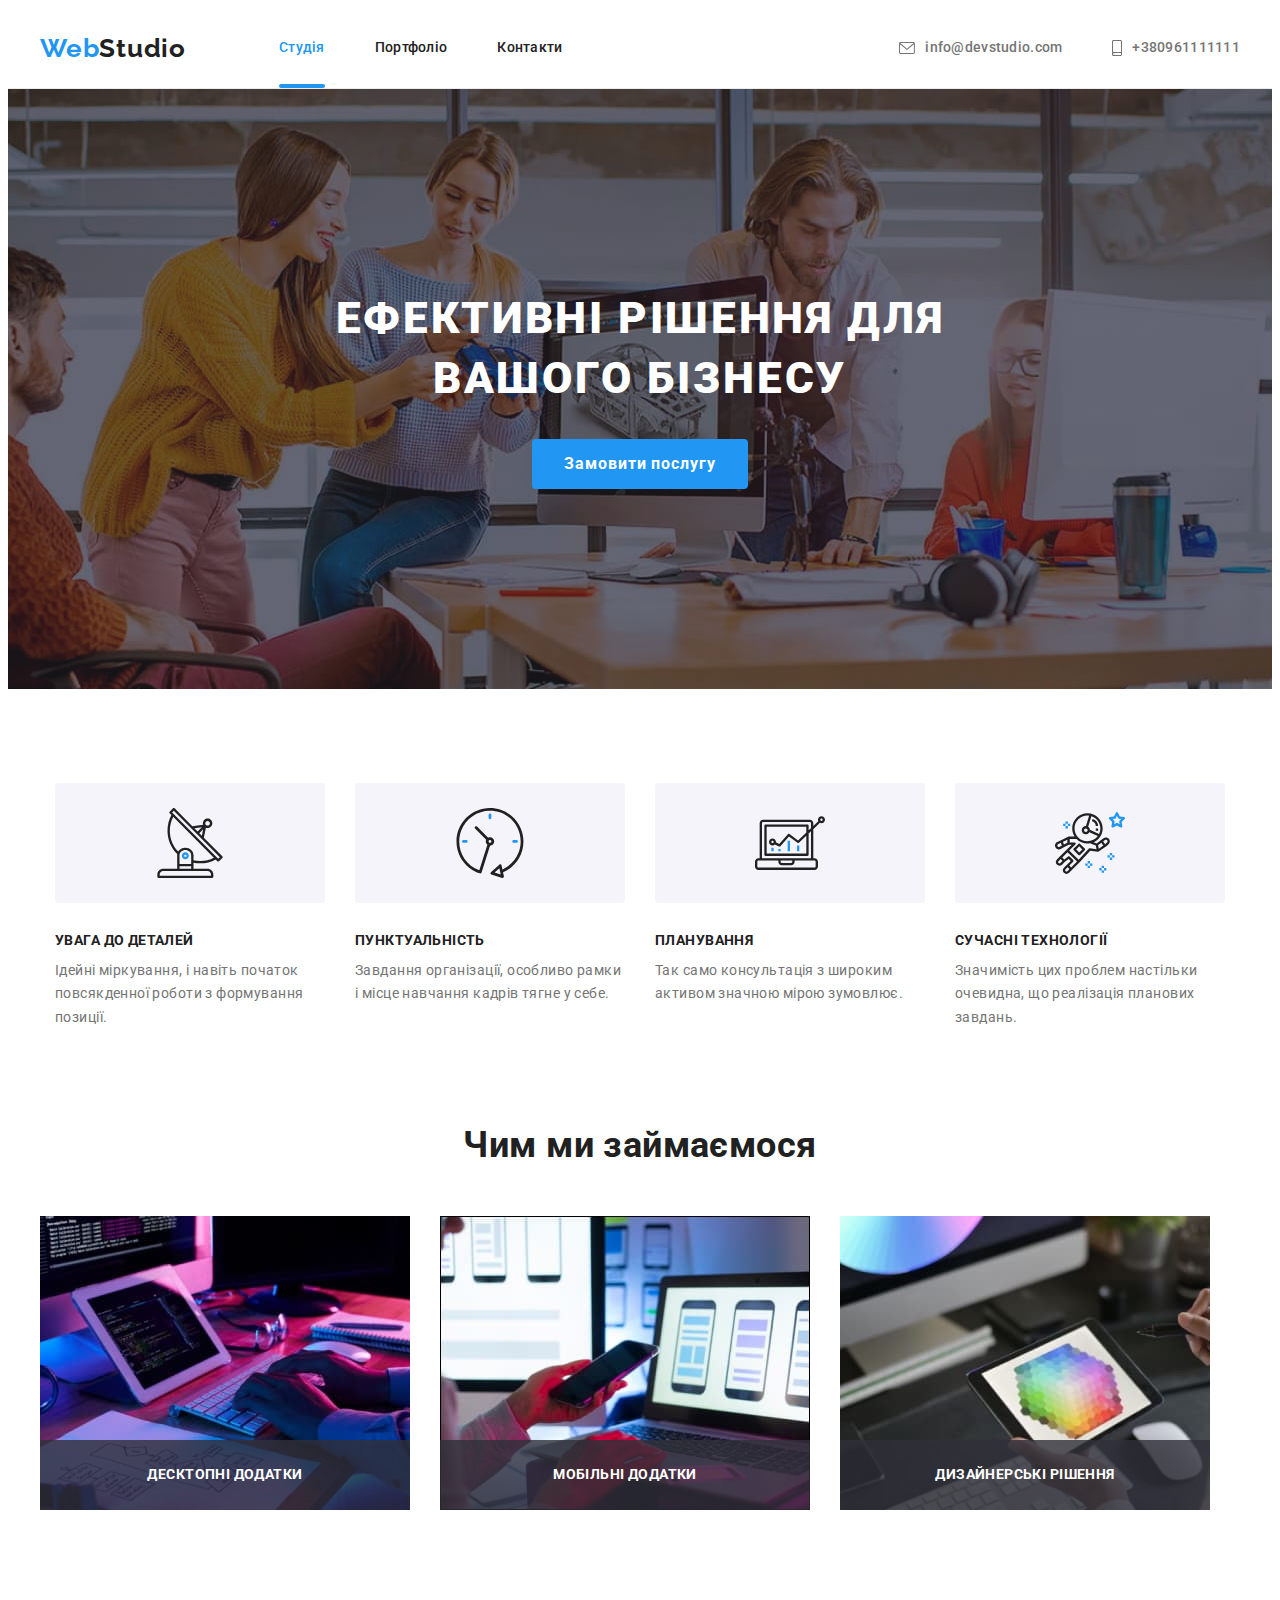
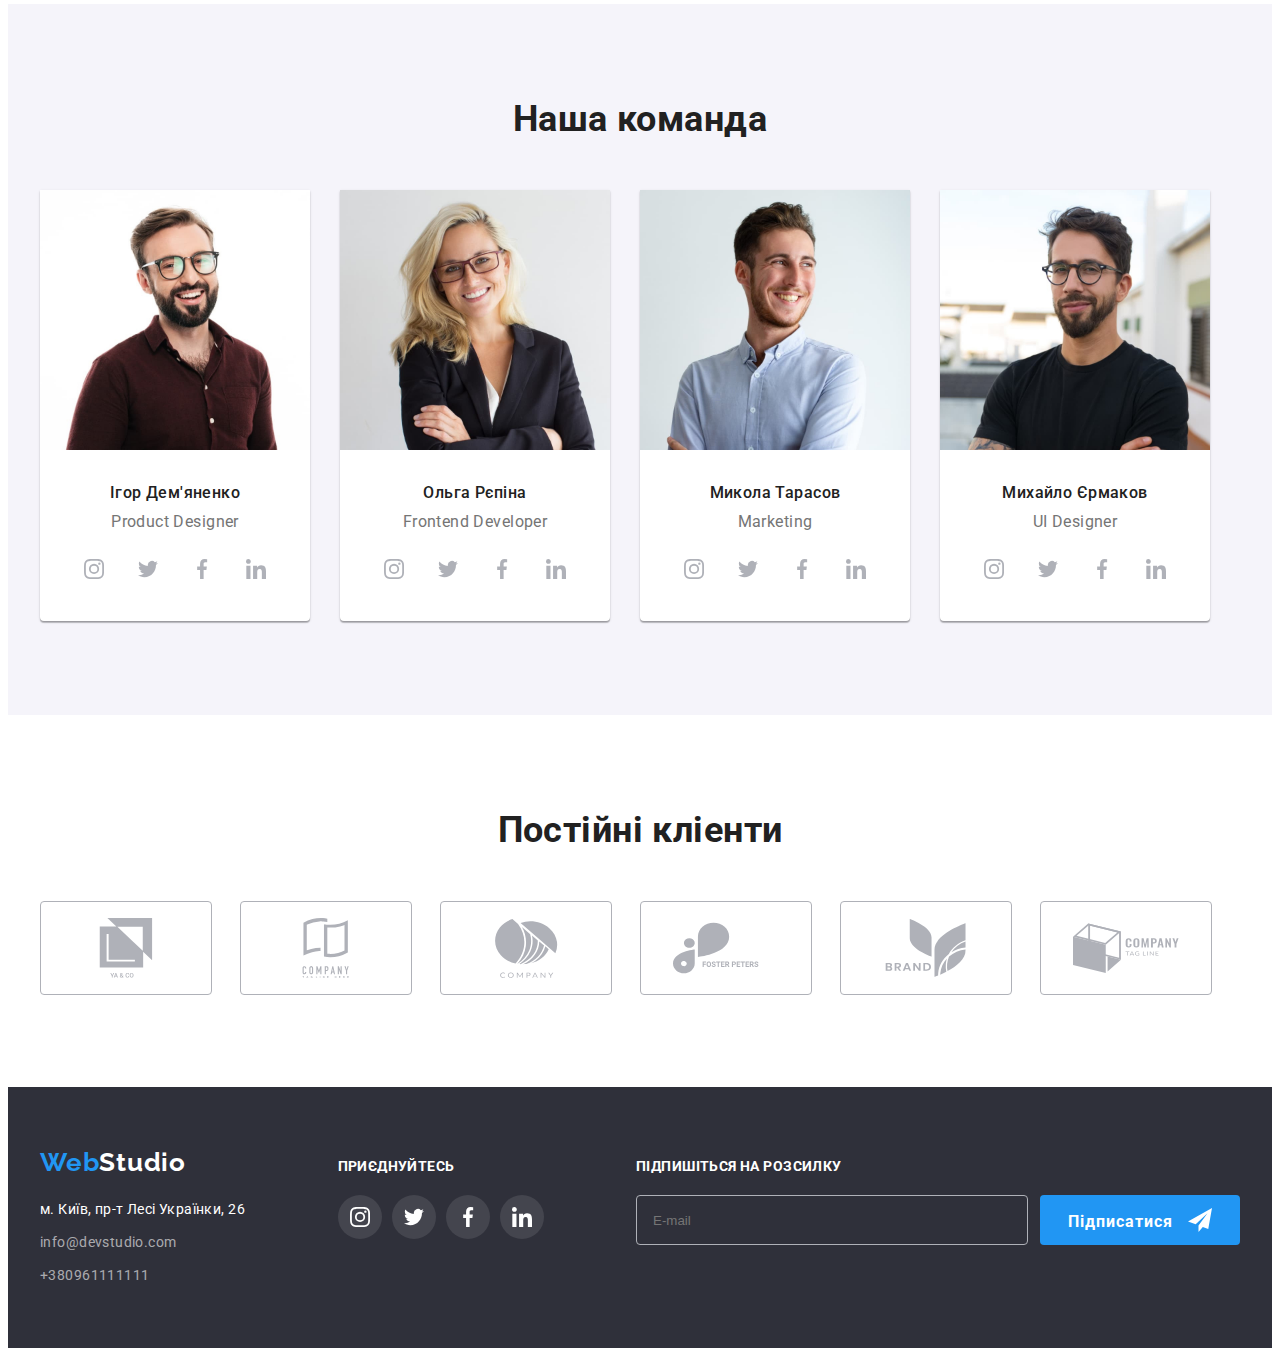
<file: index.html>
<!DOCTYPE html>
<html lang="uk">

<head>
    <meta charset="UTF-8">
    <meta name="viewport" content="width=device-width, initial-scale=1.0">
    <title>Document</title>
    <link
        href="https://fonts.googleapis.com/css2?family=Raleway:wght@700&family=Roboto:wght@400;500;700;900&display=swap"
        rel="stylesheet" />
    <link rel="stylesheet" href="https://cdnjs.cloudflare.com/ajax/libs/modern-normalize/1.1.0/modern-normalize.min.css"
        integrity="sha512-wpPYUAdjBVSE4KJnH1VR1HeZfpl1ub8YT/NKx4PuQ5NmX2tKuGu6U/JRp5y+Y8XG2tV+wKQpNHVUX03MfMFn9Q=="
        crossorigin="anonymous" referrerpolicy="no-referrer" />
    <link rel="stylesheet" href="./css/styles.css" />
</head>

<body class="page">
    <!--Шапка сайта-->
    <header class="page-header">
        <div class="container contact-container">
            <nav class="main-nav">
                <a href="./index.html" class="logo"><span>Web</span><span class="studio">Studio</span></a>
                <ul class="nav-link list">
                    <li class="item"><a href="Студія" class="menu-link link current">Студія</a></li>
                    <li class="item"><a href="./portfolio.html" class="menu-link link">Портфоліо</a></li>
                    <li class="item"><a href="Контакти" class="menu-link link">Контакти</a></li>
                </ul>
            </nav>
                <ul class="contact-link list">
                    <li class="contact-list item">
                        <a href="mailto:info@devstudio.com" class="link">
                            <svg class="icon-header" width="16" height="12">
                                <use href="./images/icons.svg#icon-mail"></use>
                            </svg>
                            info@devstudio.com</a>
                    </li>
                    <li class="contact-list item">
                        <a href="tel:+380961111111" class="link">
                            <svg class="icon-header" width="10" height="16">
                                <use href="./images/icons.svg#icon-phone"></use>
                            </svg>
                            +380961111111</a>
                    </li>
                </ul>
        </div>
    </header>
    <main>
        <!--Герой-->
        <section class="section hero">
            <div class="hero-main">
                <h1 class="hero-title">Ефективні рішення для вашого бізнесу</h1>
                <button type="button" class="button-primary" data-modal-open>Замовити послугу</button>
            </div>
        </section>

        <!--Особливості-->

        <section class="section section-peculiarities">
            <div class="container">
                <h2 class="visually-hidden">Переваги</h2>
                
                <ul class="peculiarities">
                    <li class="peculiarities-list item">
                        <div class="icons-title">
                            <svg class="icon" width="70" height="70">
                                <use href="./images/symbol-defs.svg#icon-antenna"></use>
                            </svg>
                        </div>
                        <h3 class="peculiarities-title">УВАГА ДО ДЕТАЛЕЙ</h3>
                        <p class="peculiarities-text">
                            Ідейні міркування, і навіть початок повсякденної роботи з формування позиції.
                        </p>
                    </li>
                    <li class="peculiarities-list item">
                        <div class="icons-title">
                        <svg class="icon" width="70" height="70">
                            <use href="./images/symbol-defs.svg#icon-clock"></use>
                        </svg>
                        </div>
                    <h3 class="peculiarities-title">ПУНКТУАЛЬНІСТЬ</h3>
                    <p class="peculiarities-text">
                        Завдання організації, особливо рамки і місце навчання кадрів тягне у себе.
                    </p>
                    </li>
                    <li class="peculiarities-list item">
                        <div class="icons-title">
                        <svg class="icon" width="70" height="70">
                            <use href="./images/symbol-defs.svg#icon-diagram"></use>
                        </svg>
                        </div>
                    <h3 class="peculiarities-title">ПЛАНУВАННЯ</h3>
                    <p class="peculiarities-text">
                        Так само консультація з широким активом значною мірою зумовлює.
                    </p>
                    </li>
                    <li class="peculiarities-list item">
                        <div class="icons-title">
                        <svg class="icon" width="70" height="70">
                            <use href="./images/symbol-defs.svg#icon-astronaut"></use>
                        </svg>
                        </div>
                    <h3 class="peculiarities-title">СУЧАСНІ ТЕХНОЛОГІЇ</h3>
                    <p class="peculiarities-text">
                        Значимість цих проблем настільки очевидна, що реалізація планових завдань.
                    </p>
                    </li>
                </ul>
            </div>
        </section>
        
        <!--Чим ми займаємося-->
        <section class="section">
    <div class="container">
        <h2 class="section-title">Чим ми займаємося</h2>
        <ul class="container-work list">
            <li class="item">
            <div class="description-item">  
                <div class="description">
                <img class="image-work" src="./images/box1.jpg" alt="руки на клавіатурі перед планшетом" width="370" />
                </div>
                <div class="description-title">
                <p class="description-list">Десктопні додатки</p>
                </div>
            </div>
            </li>
            <li class="item">
                <div class="description-item">
                    <div class="description">
                        <img class="image-work" src="./images/img1.jpg" alt="планшет в руках" width="370" />
                    </div>
                    <div class="description-title">
                        <p class="description-list">Мобільні додатки</p>
                    </div>
                </div>
            </li>
            <li class="item">
                <div class="description-item">
                    <div class="description">
                        <img class="image-work" src="./images/box3.jpg" alt="телефон в руці" width="370" />
                    </div>
                    <div class="description-title">
                        <p class="description-list">Дизайнерські рішення</p>
                    </div>
                </div>
            </li>
        </ul>
    </div>
    </section>

        <!--Наша команда-->
        <section class="section team">
            <div class="container">
                <h2 class="section-title">Наша команда</h2> 
                <ul class="team-list list">
                    <li class="team-container item">
                        <img src="./images/img4.jpg" alt="фото чоловіка" width="270" />
                    <div class="team-comand">
                        <h3 class="team-name">Ігор Дем'яненко</h3>
                        <p class="team-position">Product Designer</p>
                    <ul class="social-list">
                        <li>
                        <a class="social-item" href="">
                            <svg class="icon" width="20" height="20">
                                <use href="./images/icons.svg#icon-instagram"></use>
                            </svg>
                        </a>
                        </li>
                        <li>
                        <a class="social-item" href="">
                            <svg class="icon" width="20" height="20">
                                <use href="./images/icons.svg#icon-twitter"></use>
                            </svg>
                        </a>
                        </li>
                        <li>
                        <a class="social-item" href="">
                            <svg class="icon" width="20" height="20">
                                <use href="./images/icons.svg#icon-facebook"></use>
                            </svg>
                        </a>
                        </li>
                        <li>
                        <a class="social-item" href="">
                            <svg class="icon" width="20" height="20">
                                <use href="./images/icons.svg#icon-linkedin"></use>
                            </svg>
                        </a>
                        </li>
                    </ul>
                    </div>
                    </li>
                    <li class="team-container item">
                        <img src="./images/img2.jpg" alt="фото жінки" width="270" />
                    <div class="team-comand">
                        <h3 class="team-name">Ольга Рєпіна </h3>
                        <p class="team-position">Frontend Developer</p>
                    <ul class="social-list">
                        <li>
                            <a class="social-item" href="">
                                <svg class="icon" width="20" height="20">
                                    <use href="./images/icons.svg#icon-instagram"></use>
                                </svg>
                            </a>
                        </li>
                        <li class="social-item">
                            <a class="social-item" href="">
                                <svg class="icon" width="20" height="20">
                                    <use href="./images/icons.svg#icon-twitter"></use>
                                </svg>
                            </a>
                        </li>
                        <li class="social-item">
                            <a class="social-item" href="">
                                <svg class="icon" width="20" height="20">
                                    <use href="./images/icons.svg#icon-facebook"></use>
                                </svg>
                            </a>
                        </li>
                        <li>
                            <a class="social-item" href="">
                                <svg class="icon" width="20" height="20">
                                    <use href="./images/icons.svg#icon-linkedin"></use>
                                </svg>
                            </a>
                        </li>
                    </ul>
                    </div>
                    </li>
                    <li class="team-container item">
                        <img src="./images/img5.jpg" alt="фото чоловіка" width="270" />
                    <div class="team-comand">
                        <h3 class="team-name">Микола Тарасов </h3>
                        <p class="team-position">Marketing</p>
                    <ul class="social-list">
                        <li>
                            <a class="social-item" href="">
                                <svg class="icon" width="20" height="20">
                                    <use href="./images/icons.svg#icon-instagram"></use>
                                </svg>
                            </a>
                        </li>
                        <li>
                            <a class="social-item" href="">
                                <svg class="icon" width="20" height="20">
                                    <use href="./images/icons.svg#icon-twitter"></use>
                                </svg>
                            </a>
                        </li>
                        <li>
                            <a class="social-item" href="">
                                <svg class="icon" width="20" height="20">
                                    <use href="./images/icons.svg#icon-facebook"></use>
                                </svg>
                            </a>
                        </li>
                        <li>
                            <a class="social-item" href="">
                                <svg class="icon" width="20" height="20">
                                    <use href="./images/icons.svg#icon-linkedin"></use>
                                </svg>
                            </a>
                        </li>
                    </ul>
                    </div>
                    </li>
                    <li class="team-container item">
                        <img src="./images/img3.jpg" alt="фото чоловіка" width="270" />
                    <div class="team-comand">
                        <h3 class="team-name">Михайло Єрмаков </h3>
                        <p class="team-position">UI Designer</p>
                    <ul class="social-list">
                        <li>
                            <a class="social-item" href="">
                                <svg class="icon" width="20" height="20">
                                    <use href="./images/icons.svg#icon-instagram"></use>
                                </svg>
                            </a>
                        </li>
                        <li>
                            <a class="social-item" href="">
                                <svg class="icon" width="20" height="20">
                                    <use href="./images/icons.svg#icon-twitter"></use>
                                </svg>
                            </a>
                        </li>
                        <li>
                            <a class="social-item" href="">
                                <svg class="icon" width="20" height="20">
                                    <use href="./images/icons.svg#icon-facebook"></use>
                                </svg>
                            </a>
                        </li>
                        <li>
                            <a class="social-item" href="">
                                <svg class="icon" width="20" height="20">
                                    <use href="./images/icons.svg#icon-linkedin"></use>
                                </svg>
                            </a>
                        </li>
                    </ul>
                    </div>
                    </li>
                </ul>
            </div>
        </section>
        <!--Постійні кліенти-->
        <section class="section">
            <div class="container">
                <h2 class="section-title">Постійні кліенти</h2>
                <ul class="clients">
                    <li class="clients-list item">
                        <a class="clients-link" href="">
                            <svg class="icon" width="106" height="60">
                                <use href="./images/icons.svg#icon-logo1"></use>
                            </svg>
                        </a>
                    </li>
                    <li class="clients-list item">
                        <a class="clients-link" href="">
                            <svg class="icon" width="106" height="60">
                                <use href="./images/icons.svg#icon-logo2"></use>
                            </svg>
                        </a>
                    </li>
                    <li class="clients-list item">
                        <a class="clients-link" href="">
                            <svg class="icon" width="106" height="60">
                                <use href="./images/icons.svg#icon-logo3"></use>
                            </svg>
                        </a>
                    </li>
                    <li class="clients-list item">
                        <a class="clients-link" href="">
                            <svg class="icon" width="106" height="60">
                                <use href="./images/icons.svg#icon-logo4"></use>
                            </svg>
                        </a>
                    </li>
                    <li class="clients-list item">
                        <a class="clients-link" href="">
                            <svg class="icon" width="106" height="60">
                                <use href="./images/icons.svg#icon-logo5"></use>
                            </svg>
                        </a>
                    </li>
                    <li class="clients-list item">
                        <a class="clients-link" href="">
                            <svg class="icon" width="106" height="60">
                                <use href="./images/icons.svg#icon-logo6"></use>
                            </svg>
                        </a>
                    </li>
                </ul>
            </div>
        </section>
    </main>
    <!--Футер-->
    <footer class="footer">
        <div class="container">
            <div class="container-content">
            <a href="./index.html" class="logo logo-title"><span>Web</span><span class="tipo">Studio</span></a>
            <address class="address">
                <ul class="address-list">
                    <li><a href="https://www.google.com.ua/maps/place/%D0%B1%D1%83%D0%BB.+%D0%9B%D0%B5%D1%81%D0%B8+%D0%A3%D0%BA%D1%80%D0%B0%D0%B8%D0%BD%D0%BA%D0%B8,+26,+%D0%9A%D0%B8%D0%B5%D0%B2,+02000/@50.4265807,30.5383858,17z/data=!3m1!4b1!4m5!3m4!1s0x40d4cf0e033ecbe9:0x57a4dffefec77da0!8m2!3d50.4265807!4d30.5383858?hl=ru"
                            target="_blank" rel="noopener noreferrer" class="address-city"> м. Київ, пр-т Лесі Українки,
                            26</a></li>
                    <li class="top-list">
                        <a href="mailto:info@devstudio.com" class="address-mail">info@devstudio.com</a>
                    </li>
                    <li class="top-list">
                        <a href="tel:+380961111111" class="address-tel">+380961111111</a>
                    </li>
                </ul>
            </address>
            </div>
            <div class="social-container-wrapper">
                <h2 class="social-title">приєднуйтесь</h2>
                <ul class="social-main-list">
                    <li class="social-top-icon">
                        <a href="" class="social-link link">
                            <svg class="icon-social" width="20" height="20">
                                <use href="./images/icons.svg#icon-instagram"></use>
                            </svg>
                        </a>
                    </li>
                    <li class="social-top-icon">
                        <a href="" class="social-link link">
                            <svg class="icon-social" width="20" height="20">
                                <use href="./images/icons.svg#icon-twitter"></use>
                            </svg>
                        </a>
                    </li>
                    <li class="social-top-icon">
                        <a href="" class="social-link link">
                            <svg class="icon-social" width="20" height="20">
                                <use href="./images/icons.svg#icon-facebook"></use>
                            </svg>
                        </a>
                    </li>
                    <li class="social-top-icon">
                        <a href="" class="social-link link">
                            <svg class="icon-social" width="20" height="20">
                                <use href="./images/icons.svg#icon-linkedin"></use>
                            </svg>
                        </a>
                    </li>
                </ul>
            </div>
            <form>
            <div class="subscription">
                <h2 class="social-title">Підпишіться на розсилку</h2>
                <label class="subscription-list">
                <input type="email" name="email" placeholder="E-mail">
                <button class="btn-subscription" type="submit">Підписатися</button>
                    <span class="btn-icon">
                        <svg class="icon-subscription" width="24" height="24">
                            <use href="./images/symbol-defs.svg#icon-fly"></use>
                        </svg>
                    </span>
                </label>
            </div>
            </form>
        </div>
    </footer>
    
    <div class="backdrop is-hidden" data-modal>
        <div class="modal">
            <button type="button" class="button-close" data-modal-close>
                <svg class="icon-btn-close" width="18" height="18">
                    <use href="./images/symbol-defs.svg#icon-close-black"></use>
                </svg>
            </button>
            <h2 class="modal-title">Залиште свої дані, ми вам передзвонимо</h2>
            <form class="form">
                <label class="form-field">
                    <span class="form-label">Ім'я</span>
                    <input type="text" name="text">
                    <span class="icon-contact">
                        <svg class="icon-modal" width="18" height="18">
                            <use href="./images/symbol-defs.svg#icon-person-1"></use>
                        </svg>
                    </span>
                </label>
                <label class="form-field">
                    <span class="form-label">Телефон</span>
                    <input type="tel" name="tel">
                    <span class="icon-contact">
                        <svg class="icon-modal" width="18" height="18">
                            <use href="./images/symbol-defs.svg#icon-phone-1"></use>
                        </svg>
                    </span>
                </label>
                <label class="form-field">
                    <span class="form-label">Пошта</span>
                    <input type="email" name="email">
                    <span class="icon-contact">
                        <svg class="icon-modal" width="18" height="18">
                            <use href="./images/symbol-defs.svg#icon-email-1"></use>
                        </svg>
                    </span>
                </label>
                <label class="form-field form-field-textaria">
                    <span class="form-label">Коментар</span>
                    <textarea
                    class="comment-text"
                    name="comment"
                    rows="8"
                    placeholder="Введіть текст"
                    ></textarea>
                </label>
                <label class="form-checkbox">
                    <input class="checkbox" type="checkbox" name="coordination">
                    <span class="icon-checkbox"></span>
                    Погоджуюся з розсилкою та приймаю 
                    <a href="" class="condition">Умови договору</a>
                </label>
                   
                <button class="btn-modal" type="submit">Відправити</button>
            </form>
        </div>
    </div>
    <script src="./js/modal.js"></script>
    </body>
</html>
</file>
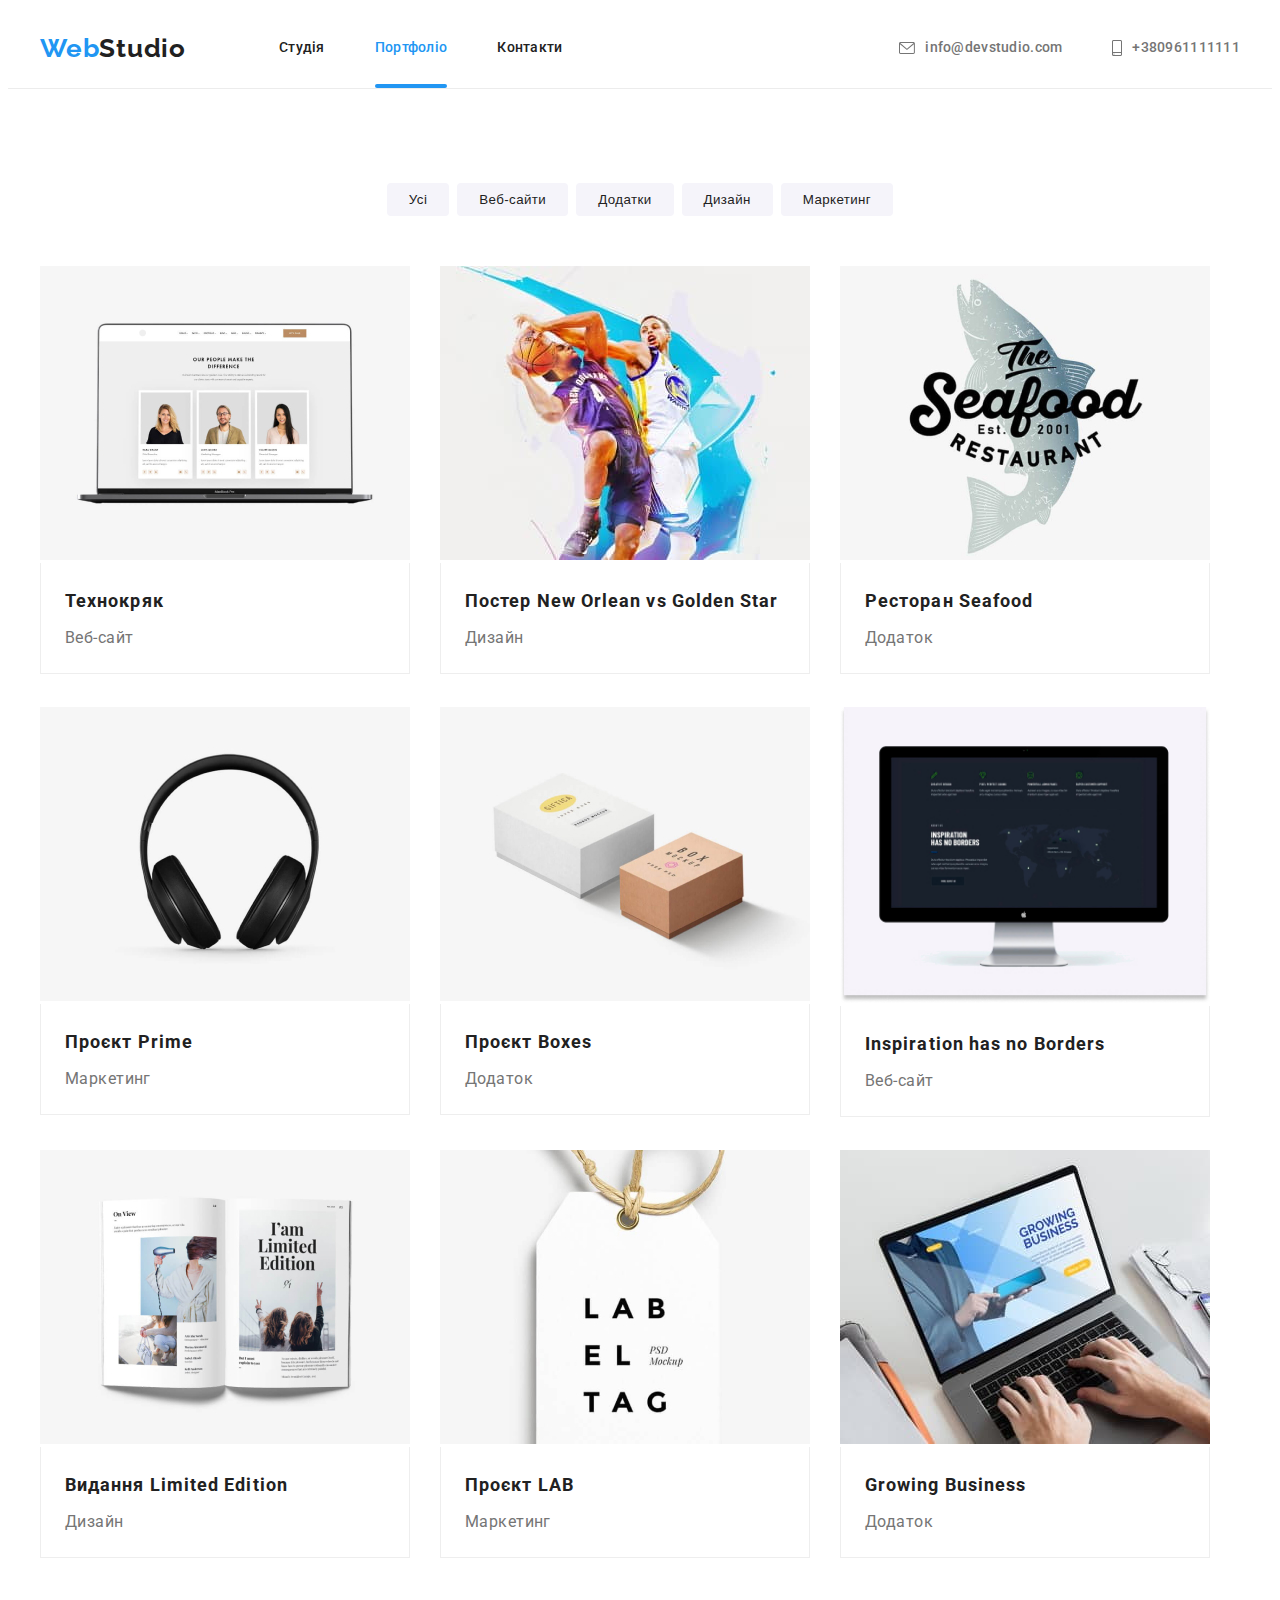
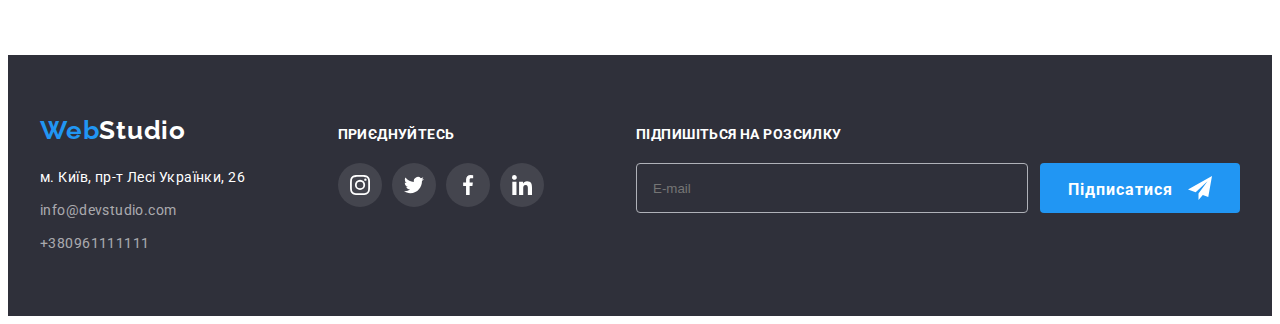
<file: portfolio.html>
<!DOCTYPE html>
<html lang="en">

<head>
    <meta charset="UTF-8">
    <meta http-equiv="X-UA-Compatible" content="IE=edge">
    <meta name="viewport" content="width=device-width, initial-scale=1.0">
    <title>Document</title>
    <link
        href="https://fonts.googleapis.com/css2?family=Raleway:wght@700&family=Roboto:wght@400;500;700;900&display=swap"
        rel="stylesheet" />
    <link rel="stylesheet" href="https://cdnjs.cloudflare.com/ajax/libs/modern-normalize/1.1.0/modern-normalize.min.css"
        integrity="sha512-wpPYUAdjBVSE4KJnH1VR1HeZfpl1ub8YT/NKx4PuQ5NmX2tKuGu6U/JRp5y+Y8XG2tV+wKQpNHVUX03MfMFn9Q=="
        crossorigin="anonymous" referrerpolicy="no-referrer" />
    <link rel="stylesheet" href="./css/styles.css" />
</head>

<body class="page">
    <!--Шапка сайта-->
    <header class="page-header">
        <div class="container contact-container">
            <nav class="main-nav">
                <a href="./index.html" class="logo"><span>Web</span><span class="studio">Studio</span></a>
                <ul class="nav-link list">
                    <li><a href="./index.html" class="menu-link link">Студія</a></li>
                    <li><a href="Портфоліо" class="menu-link link current">Портфоліо</a></li>
                    <li><a href="Контакти" class="menu-link link">Контакти</a></li>
                </ul>
            </nav>
                <ul class="contact-link list">
                    <li class="contact-list item">
                        <a href="mailto:info@devstudio.com" class="link">
                            <svg class="icon-header" width="16" height="12">
                                <use href="./images/icons.svg#icon-mail"></use>
                            </svg>
                            info@devstudio.com</a>
                    </li>
                    <li class="contact-list item">
                        <a href="tel:+380961111111" class="link">
                            <svg class="icon-header" width="10" height="16">
                                <use href="./images/icons.svg#icon-phone"></use>
                            </svg>
                            +380961111111</a>
                    </li>
                </ul>
        </div>
    </header>
    <main>
        <!--Контент страници портфолио-->
        <section class="section">
            <div class="container">
            <h1 class="visually-hidden">Приклади робіт</h1>
                <ul class="btns list">
                    <li><button type="button" class="btn-style">Усі</button></li>
                    <li><button type="button" class="btn-style">Веб-сайти</button></li>
                    <li><button type="button" class="btn-style">Додатки</button></li>
                    <li><button type="button" class="btn-style">Дизайн</button></li>
                    <li><button type="button" class="btn-style">Маркетинг</button></li>
                </ul>
                <ul class="desing-page">
                    <li class="addition">
                        <div class="addition-style">
                        <a class="items" href="">
                            <div class="addition-list">
                                <p class="work-text">Ресурс пропонує комплексні пропозиції з різним рівнем функціоналу та сервісів. Все це дозволить
                                    відвідувачу отримати вичерпні відомості про компанію чи приватну особу.</p>
                                <img src="./images/img6.jpg" alt="фото ноутбука" width="370">
                            </div>
                            <div class="desing-style">
                                <h2 class="desing-list">Технокряк</h2>
                                <p class="desing-title">Веб-сайт</p>
                            </div>
                        </a>
                        </div>
                    </li>
                    <li class="addition">
                        <div class="addition-style">
                            <a class="items" href="">
                                <div class="addition-list">
                                    <img src="./images/img7.jpg" alt="фото спортсмени" width="370">
                                    <div class="desing-text">
                                        <p class="work-text">Ресурс пропонує комплексні пропозиції з різним рівнем функціоналу та сервісів. Все
                                            це дозволить відвідувачу отримати вичерпні відомості про компанію чи приватну особу.</p>
                                    </div>
                                </div>
                                <div class="desing-style">
                                    <h2 class="desing-list">Постер New Orlean vs Golden Star</h2>
                                    <p class="desing-title">Дизайн</p>
                                </div>
                            </a>
                        </div>
                    </li>
                    <li class="addition">
                        <div class="addition-style">
                            <a class="items" href="">
                                <div class="addition-list">
                                    <img src="./images/img8.jpg" alt="фото логотип ресторану" width="370">
                                    <div class="desing-text">
                                        <p class="work-text">Ресурс пропонує комплексні пропозиції з різним рівнем функціоналу та сервісів.
                                            Все це дозволить відвідувачу отримати вичерпні відомості про компанію чи приватну особу.</p>
                                    </div>
                                </div>
                                <div class="desing-style">
                                    <h2 class="desing-list">Ресторан Seafood</h2>
                                    <p class="desing-title">Додаток</p>
                                </div>
                            </a>
                        </div>
                    </li>
                    <li class="addition">
                        <div class="addition-style">
                            <a class="items" href="">
                                <div class="addition-list">
                                    <img src="./images/img9.jpg" alt="фото навушники" width="370">
                                    <div class="desing-text">
                                        <p class="work-text">Ресурс пропонує комплексні пропозиції з різним рівнем функціоналу та сервісів.
                                            Все це дозволить відвідувачу отримати вичерпні відомості про компанію чи приватну особу.</p>
                                    </div>
                                </div>
                                <div class="desing-style">
                                    <h2 class="desing-list">Проєкт Prime</h2>
                                    <p class="desing-title">Маркетинг</p>
                                </div>
                            </a>
                        </div>
                    </li>
                    <li class="addition">
                        <div class="addition-style">
                            <a class="items" href="">
                                <div class="addition-list">
                                    <img src="./images/img10.jpg" alt="фото коробок" width="370">
                                    <div class="desing-text">
                                        <p class="work-text">Ресурс пропонує комплексні пропозиції з різним рівнем функціоналу та сервісів.
                                            Все це дозволить відвідувачу отримати вичерпні відомості про компанію чи приватну особу.</p>
                                    </div>
                                </div>
                                <div class="desing-style">
                                    <h2 class="desing-list">Проєкт Boxes</h2>
                                    <p class="desing-title">Додаток</p>
                                </div>
                            </a>
                        </div>
                    </li>
                    <li class="addition">
                        <div class="addition-style">
                            <a class="items" href="">
                                <div class="addition-list">
                                    <img src="./images/img11.jpg" alt="фото монітора" width="370">
                                    <div class="desing-text">
                                        <p class="work-text">Ресурс пропонує комплексні пропозиції з різним рівнем функціоналу та сервісів.
                                            Все це дозволить відвідувачу отримати вичерпні відомості про компанію чи приватну особу.</p>
                                    </div>
                                </div>
                                <div class="desing-style">
                                    <h2 class="desing-list">Inspiration has no Borders</h2>
                                    <p class="desing-title">Веб-сайт</p>
                                </div>
                            </a>
                        </div>
                    </li>
                    <li class="addition">
                        <div class="addition-style">
                            <a class="items" href="">
                                <div class="addition-list">
                                    <img src="./images/img12.jpg" alt="фото книжки" width="370">
                                    <div class="desing-text">
                                        <p class="work-text">Ресурс пропонує комплексні пропозиції з різним рівнем функціоналу та сервісів.
                                            Все це дозволить відвідувачу отримати вичерпні відомості про компанію чи приватну особу.</p>
                                    </div>
                                </div>
                                <div class="desing-style">
                                    <h2 class="desing-list">Видання Limited Edition</h2>
                                    <p class="desing-title">Дизайн</p>
                                </div>
                            </a>
                        </div>
                    </li>
                    <li class="addition">
                        <div class="addition-style">
                            <a class="items" href="">
                                <div class="addition-list">
                                    <img src="./images/img13.jpg" alt="фото етикетки" width="370">
                                    <div class="desing-text">
                                        <p class="work-text">Ресурс пропонує комплексні пропозиції з різним рівнем функціоналу та сервісів.
                                            Все це дозволить відвідувачу отримати вичерпні відомості про компанію чи приватну особу.</p>
                                    </div>
                                </div>
                                <div class="desing-style">
                                    <h2 class="desing-list">Проєкт LAB</h2>
                                    <p class="desing-title">Маркетинг</p>
                                </div>
                            </a>
                        </div>
                    </li>
                    <li class="addition">
                        <div class="addition-style">
                            <a class="items" href="">
                                <div class="addition-list">
                                    <img src="./images/img14.jpg" alt="фото руки на ноутбуці" width="370">
                                    <div class="desing-text">
                                        <p class="work-text">Ресурс пропонує комплексні пропозиції з різним рівнем функціоналу та сервісів.
                                            Все це дозволить відвідувачу отримати вичерпні відомості про компанію чи приватну особу.</p>
                                    </div>
                                </div>
                                <div class="desing-style">
                                    <h2 class="desing-list">Growing Business</h2>
                                    <p class="desing-title">Додаток</p>
                                </div>
                            </a>
                        </div>
                    </li>
                </ul>
            </div>
        </section>
    </main>
    <!--Футер-->

    <footer class="footer">
        <div class="container">
            <div class="container-content">
                <a href="./index.html" class="logo logo-title"><span>Web</span><span class="tipo">Studio</span></a>
                <address class="address">
                    <ul class="address-list">
                        <li><a href="https://www.google.com.ua/maps/place/%D0%B1%D1%83%D0%BB.+%D0%9B%D0%B5%D1%81%D0%B8+%D0%A3%D0%BA%D1%80%D0%B0%D0%B8%D0%BD%D0%BA%D0%B8,+26,+%D0%9A%D0%B8%D0%B5%D0%B2,+02000/@50.4265807,30.5383858,17z/data=!3m1!4b1!4m5!3m4!1s0x40d4cf0e033ecbe9:0x57a4dffefec77da0!8m2!3d50.4265807!4d30.5383858?hl=ru"
                                target="_blank" rel="noopener noreferrer" class="address-city"> м. Київ, пр-т Лесі Українки,
                                26</a></li>
                        <li class="top-list">
                            <a href="mailto:info@devstudio.com" class="address-mail">info@devstudio.com</a>
                        </li>
                        <li class="top-list">
                            <a href="tel:+380961111111" class="address-tel">+380961111111</a>
                        </li>
                    </ul>
                </address>
            </div>
            <div class="social-container-wrapper">
                <h2 class="social-title">приєднуйтесь</h2>
                <ul class="social-main-list">
                    <li class="social-top-icon">
                        <a href="" class="social-link link">
                            <svg class="icon-social" width="20" height="20">
                                <use href="./images/icons.svg#icon-instagram"></use>
                            </svg>
                        </a>
                    </li>
                    <li class="social-top-icon">
                        <a href="" class="social-link link">
                            <svg class="icon-social" width="20" height="20">
                                <use href="./images/icons.svg#icon-twitter"></use>
                            </svg>
                        </a>
                    </li>
                    <li class="social-top-icon">
                        <a href="" class="social-link link">
                            <svg class="icon-social" width="20" height="20">
                                <use href="./images/icons.svg#icon-facebook"></use>
                            </svg>
                        </a>
                    </li>
                    <li class="social-top-icon">
                        <a href="" class="social-link link">
                            <svg class="icon-social" width="20" height="20">
                                <use href="./images/icons.svg#icon-linkedin"></use>
                            </svg>
                        </a>
                    </li>
                </ul>
            </div>
            <form action="">
            <div class="subscription">
                <h2 class="social-title">Підпишіться на розсилку</h2>
                <label class="subscription-list">
                    <input type="email" name="email" placeholder="E-mail" />
                    <button class="btn-subscription" type="submit">Підписатися</button>
                    <span class="btn-icon">
                        <svg class="icon-subscription" width="24" height="24">
                            <use href="./images/symbol-defs.svg#icon-fly"></use>
                        </svg>
                    </span>
                </label>
            </div>
            </form>
        </div>
    </footer>
    <script src="./js/modal.js"></script>
    </body>
    
    </html>
</file>
<file: css/styles.css>
:root {
  --primary-text-color: #212121;
  --title-text-color: #757575;
  --accent-color: #2196f3;
  --primary-white-color: #ffffff;
  --primary-black-color: #2f303a;
  --title-white-color: rgba(255, 255, 255, 0.6);
  --background-grey-color: #F5F4FA;
  --icons-color: rgba(175, 177, 184, 1);
  --modal-text-color: rgba(117, 117, 117, 0.5);
}

p,
h1,
h2,
h3,
h4,
h5,
h6 {
  margin: 0;
}

ul {
  margin: 0;
  padding-left: 0;
  list-style: none;
}

/* Шапка сайта */

body {
  background-color: var(--primary-white-color);
  color: var(--primary-text-color);
  font-family: roboto, sans-serif;
  font-size: 14px;
  letter-spacing: 0.03em;
}

.page-header {
  border-bottom: 1px solid #ececec;
}

.container {
  margin-left: auto;
  margin-right: auto;
  width: 1200px;
  padding-left: 15px;
  padding-right: 15px;
}

.list {
  padding: 0;
  margin: 0;
  list-style: none;
}

.link {
  display: flex;
  align-items: center;
  text-decoration: none;
  margin: 0;
}

a {
  text-decoration: none;
}

.button {
  cursor: pointer;
}

.section {
  padding-top: 94px;
  padding-bottom: 94px;
}

.main-nav,
.contact-container {
  display: flex;
  align-items: center;
}

.nav-link,
.contact-link {
  display: flex;
  align-items: center;
}

.nav-link {
  margin-left: 93px;
}

.logo {
  display: inline-block;
  color: var(--accent-color);
  font-family: raleway, sans-serif;
  font-size: 26px;
  font-weight: 700;
  line-height: 1.19;
  letter-spacing: 0.03em;
}

.studio {
  color: var(--primary-text-color);
}

.nav-link li:not(:first-child),
.contact-link li:not(:first-child) {
  margin-left: 50px;
}

.nav-link .link {
  display: block;
  padding: 32px 0;
  font-weight: 500;
  color: var(--primary-text-color);
  line-height: 1.14;
  letter-spacing: 0.02em;
  text-decoration: none;
  transition: color 250ms cubic-bezier(0.4, 0, 0.2, 1);
}

.contact-link {
  margin-left: auto;
  transition: color 250ms cubic-bezier(0.4, 0, 0.2, 1);
  }

.menu-link {
  position: relative;
}

.link.current::after {
  content: "";

  position: absolute;
  left: 0;
  bottom: 0;
  display: block;
  width: 100%;
  height: 4px;
  background-color: var(--accent-color);
  opacity: 1;
  transition: opacity 250ms cubic-bezier(0.4, 0, 0.2, 1);
  border-radius: 4px;
}

.icon-header {
  fill: currentColor;
  margin-right: 10px;
}

.contact-list .link {
  transition: color 250ms cubic-bezier(0.4, 0, 0.2, 1);
}

.contact-list .link:hover,
.contact-list .link:focus {
  color: var(--accent-color);
  fill: var(--accent-color);
}

.nav-link .link:hover,
.nav-link .link:focus {
  color: var(--accent-color);
}

.contact-link .link {
  padding: 32px 0;
  color: var(--title-text-color);
  font-weight: 500;
  line-height: 1.14;
  letter-spacing: 0.02em;
  text-decoration: none;
}

.link.current {
  color: var(--accent-color);
  font-weight: 500;
  font-size: 14px;
  line-height: 1.14;
  letter-spacing: 0.02em;
  text-decoration: none;
}

/* Герой */

.hero {
  padding-top: 200px;
  padding-bottom: 200px;
  text-align: center;
  margin: 0px auto;
  max-width: 1600px;
  background-color: var(--primary-black-color);
  background-position: center;
  background-size: cover;
  background-repeat: no-repeat;
  background-image: linear-gradient(rgba(47, 48, 58, 0.4),
        rgba(47, 48, 58, 0.4)),
      url(../images/Img001.jpg);
}

.hero-title {
  max-width: 696px;
  margin-right: auto;
  margin-left: auto;
  margin-bottom: 30px;
  color: var(--primary-white-color);
  font-weight: 900;
  font-size: 44px;
  line-height: 1.36;
  text-align: center;
  letter-spacing: 0.06em;
  text-transform: uppercase;
}

.button-primary {
  display: inline-block;
  color: var(--primary-white-color);
  background-color: var(--accent-color);
  font-family: inherit;
  font-style: normal;
  font-weight: 700;
  font-size: 16px;
  line-height: 1.88;
  align-items: center;
  text-align: center;
  cursor: pointer;
  padding: 10px 32px;
  letter-spacing: 0.06em;
  border-radius: 4px;
  border: none;
}

.backdrop.is-hidden {
  visibility: hidden;
  opacity: 0;
  pointer-events: none;
}

.backdrop {
  position: fixed;
  top: 0;
  left: 0;
  width: 100%;
  height: 100%;
  background-color: rgba(0, 0, 0, 0.2);
  opacity: 1;
  transition: opacity 250ms cubic-bezier(0.4, 0, 0.2, 1), 
  visibility 250ms cubic-bezier(0.4, 0, 0.2, 1);
}

.modal {
  position: absolute;
  top: 50%;
  left: 50%;
  padding: 40px;
  transform: translate(-50%, -50%);
  min-height: 581px;
  width: 528px;
  background-color: var(--primary-white-color);
  border-radius: 4px;
}

.button-close {
  display: flex;
  align-items: center;
  justify-content: center;
  cursor: pointer;
  position: absolute;
  right: 8px;
  top: 8px;
  width: 30px;
  height: 30px;
  background-color: transparent;
  border-radius: 50%;
  border: 1px solid rgba(0, 0, 0, 0.1);
  transition: fill 250ms cubic-bezier(0.4, 0, 0.2, 1);
}

/* Особливості */

.section-peculiarities {
  padding-bottom: 0;
}

.peculiarities {
  display: flex;
  text-decoration: none;
  justify-content: center;
}

.peculiarities .item +.item {
  margin-left: 30px;
}

.icons-title {
  display: flex;
  align-items: center;
  justify-content: center;
  height: 120px;
  margin-bottom: 30px;
  border-radius: 4px;
  background-size: 70px;
  background-repeat: no-repeat;
  background-position: center;
  background-color: var(--background-grey-color);
}

.peculiarities-title {
  margin-bottom: 10px;
  color: var(--primary-text-color);
  font-weight: 700;
  font-size: 14px;
  line-height: 1.14;
  letter-spacing: 0.03em;
}

.peculiarities-text {
  width: 270px;
  color: var(--title-text-color);
  font-weight: 400;
  font-size: 14px;
  line-height: 1.7;
  letter-spacing: 0.03em;
}

/* Чим ми займаємося */

.section-title {
  margin-bottom: 50px;
  text-align: center;
  color: var(--primary-text-color);
  font-size: 36px;
  line-height: 1.17;
}

.container-work {
  display: flex;
}

.image-work {
  display: block;
  width: 370px;
}

.container-work .item +.item {
  margin-left: 30px;
}

.description-item {
  position: relative;
}

.description-title {
  display: flex;
  align-items: center;
  justify-content: center;
  position: absolute;
  bottom: 0;
  width: 370px;
  height: 70px;
  background-color: rgba(47, 48, 58, 0.8);
}

.description-list {
  font-weight: 700;
  line-height: 1.14;
  color: var(--primary-white-color);
  text-align: center;
  text-transform: uppercase;
}

/* Наша команда */

.team-container {
  width: 270px;
  box-shadow: 0px 1px 3px rgba(0, 0, 0, 0.12), 0px 1px 1px rgba(0, 0, 0, 0.14),
  0px 2px 1px rgba(0, 0, 0, 0.2);
  border-radius: 0px 0px 4px 4px;
  background: var(--primary-white-color);
}

.team-list {
  display: flex;
}

.team-list .item +.item {
  margin-left: 30px;
}

.team-comand {
  padding: 30px;
}

.social-list {
  display: flex;
  align-items: center;
  justify-content: center;
  gap: 10px;
}

.social-item {
  display: flex;
  align-items: center;
  justify-content: center;
  width: 44px;
  height: 44px;
  background-color: var(--primary-white-color);
  border-radius: 50%;
  transition: background-color 250ms cubic-bezier(0.4, 0, 0.2, 1);
}

.social-item .icon {
  fill:var(--icons-color)
}

.social-item:hover .icon,
.social-item:focus .icon {
  fill: var(--primary-white-color);
}

.social-item:hover,
.social-item:focus {
  background-color: var(--accent-color);
}

.team {
 background-color:var(--background-grey-color);
}

.team-name {
  margin-bottom: 10px;
  text-align: center;
  color: var(--primary-text-color);
  font-weight: 500;
  font-size: 16px;
  line-height: 1.19;
}

.team-position {
  margin-bottom: 16px;
  text-align: center;
  color: var(--title-text-color);
  font-weight: 400;
  font-size: 16px;
  line-height: 1.19;
}

 /*--Постійні кліенти--*/

.clients {
  display: flex;
}

.clients-link {
  display: flex;
  align-items: center;
  justify-content: center;
  border: 1px solid var(--icons-color);
  border-radius: 4px;
  width: 100%;
  height: 100%;
  transition: border-color 250ms cubic-bezier(0.4, 0, 0.2, 1);
}

.icon {
  transition: fill 250ms cubic-bezier(0.4, 0, 0.2, 1);
}

.clients-list { 
  width: 170px;
  height: 92px;
}

.clients-link .icon {
  fill: var(--icons-color);     
}

.clients .item +.item {
  margin-left: 30px;
}

.clients-link:hover,
.clients-link:focus {
  border-color: var(--accent-color);
}

.clients-link:hover .icon,
.clients-link:focus .icon {
  fill: var(--accent-color);
}

.btns {
  display: flex;
  justify-content: center;
  margin-bottom: 50px;
}

.btns li:not(:first-child) {
  margin-left: 8px;
}

.btns .btn-style {
  background-color: var(--background-grey-color);
  color: var(--primiry);
  font-weight: 500;
  line-height: 1.6;
  letter-spacing: 0.03em;
  padding: 6px 22px;
  border-radius: 4px;
  box-shadow: none;
  cursor: pointer;
  border: none;
  transition: color 250ms cubic-bezier(0.4, 0, 0.2, 1),
      background-color 250ms cubic-bezier(0.4, 0, 0.2, 1),
      box-shadow 250ms cubic-bezier(0.4, 0, 0.2, 1);
}

.btns .btn-style:hover,
.btns .btn-style:focus {
  background-color: var(--accent-color);
  color: var(--primary-white-color);
  box-shadow: 0px 3px 1px rgba(0, 0, 0, 0.1), 0px 1px 2px rgba(0, 0, 0, 0.08),
  0px 2px 2px rgba(0, 0, 0, 0.12);
}

.items {
  display: inline-block;
  transition: box-shadow 250ms cubic-bezier(0.4, 0, 0.2, 1);
}

.items .desing-style {
  overflow: hidden;
  padding: 20px 24px;
  border-left: 1px solid #eeeeee;
  border-right: 1px solid #eeeeee;
  border-bottom: 1px solid #eeeeee;
}

.items:hover,
.items:focus {
  box-shadow: 0px 1px 1px rgba(0, 0, 0, 0.12), 0px 4px 4px rgba(0, 0, 0, 0.06),
  1px 4px 6px rgba(0, 0, 0, 0.16);
}

.desing-page li {
  margin-left: 30px;
  margin-top: 30px;
}

.desing-page li:nth-child(3n + 1) {
  margin-left: 0px;
}

.desing-page li:nth-child(-n + 3) {
  margin-top: 0px;
}

.desing-page {
  display: flex;
  flex-wrap: wrap;
}

.addition-list {
  position: relative;
  overflow: hidden;
}

.addition-list .work-text {
  transition: transform 250ms cubic-bezier(0.4, 0, 0.2, 1);
}

.addition-style:hover .work-text {
  transform: translateY(0);
  background-color: rgba(33, 150, 243, 0.9);
}

.work-text {
  position: absolute;
  bottom: 0;
  left: 0;
  padding: 63px 24px;
  width: 100%;
  height: 100%;
  margin: 0;
  color: var(--primary-white-color);
  font-size: 18px;
  line-height: 1.56;
  text-decoration: none;
  transform: translateY(100%);
}

.desing-list {
  margin-bottom: 4px;
  color: var(--primary-text-color);
  font-weight: 700;
  font-size: 18px;
  line-height: 2;
  letter-spacing: 0.06em;
  text-decoration: none;
}

.desing-title {
  color: var(--title-text-color);
  font-size: 16px;
  line-height: 1.88;
  text-decoration: none;
}

/* Футер */

.footer {
  padding-top: 60px;
  padding-bottom: 60px;
  background-color: var(--primary-black-color);
}

.logo-title {
  margin-bottom: 20px;
}

.address-list .address-mail .address-tel {
  text-decoration: none;
  font-style: normal;
}

.address-mail:hover,
.address-mail:focus {
  color: var(--accent-color);
}

.address-tel:hover,
.address-tel:focus {
  color: var(--accent-color);
}

.top-list {
  margin-top: 9px;
}

.address-city {
  color: var(--primary-white-color);
  font-style: normal;
  line-height: 1.71;
  text-decoration: none;
}

.address-tel,
.address-mail {
  color: var(--title-white-color);
  font-style: normal;
  line-height: 1.71;
  text-decoration: none;
  transition: color 250ms cubic-bezier(0.4, 0, 0.2, 1);
}

.tipo {
  color: var(--primary-white-color);
}

.footer .container {
  display: flex;
  align-items: baseline;
  justify-content: space-between;
}

.social-main-list {
  display: flex;
  gap: 10px;
}

.social-container-wrapper {
  padding: 0;
}

.social-title {
  margin-bottom: 20px;
  color: var(--primary-white-color);
  font-style: normal;
  font-weight: 700;
  font-size: 14px;
  line-height: 1.14;
  letter-spacing: 0.03em;
  text-transform: uppercase;
}

.social-top-icon {
  display: flex;
  align-items: center;
  justify-content: center;
  width: 44px;
  height: 44px;
  background-color: rgba(255, 255, 255, 0.1);
  border-radius: 50%;
  cursor: pointer;
  transition: background-color 250ms cubic-bezier(0.4, 0, 0.2, 1);
}

.icon-social {
  fill: var(--primary-white-color);
}

.social-top-icon:focus,
.social-top-icon:hover {
  background-color: var(--accent-color);
}

.subscription-list {
  display: flex;
  position: relative;
}

.subscription-list input {
  margin: 0;
  width: 358px;
  padding: 15px 16px;
  border-radius: 4px;
  color: var(--primary-white-color);
  border: 1px solid var(--icons-color);
  background-color: var(--primary-black-color);
  transition: border-color 250ms cubic-bezier(0.4, 0, 0.2, 1);
  outline: none;
}

.subscription-list:focus-within input,
.subscription-list:hover input {
  border-color: var(--accent-color);
}

.btn-subscription {
  text-align: left;
  font-family: inherit;
  font-style: normal;
  font-weight: 700;
  font-size: 16px;
  line-height: 1.88;
  letter-spacing: 0.06em;
  width: 200px;
  height: 50px;
  margin-left: 12px;
  padding: 12px 28px;
  color: var(--primary-white-color);
  background-color: var(--accent-color);
  border-radius: 4px;
  cursor: pointer;
  border: none;
}

.icon-subscription {
  position: absolute;
  top: 13px;
  right: 28px;
}

.modal-title {
  margin-bottom: 12px;
}

.form {
  margin-left: auto;
  margin-right: auto;
}

.form-field {
  position: relative;
  display: block;
  margin-bottom: 10px;
}

.form-label {
  display: block;
  margin-bottom: 4px;
  font-size: 12px;
  line-height: 1.17;
  letter-spacing: 0.01em;
  color: var(--title-text-color);
}

.form-field input {
  width: 100%;
  height: 40px;
  margin: 0;
  padding: 11px 12px 11px 42px;
  border-radius: 4px;
  border: 1px solid var(--icons-color);
  transition: border-color 250ms cubic-bezier(0.4, 0, 0.2, 1);
  outline: none;
}

.form-checkbox {
  display: flex;
  align-items: center;
  justify-content: center;
  margin-bottom: 30px;
  font-size: 14px;
  line-height: 1.71;
  color: var(--title-text-color);
}

.form-field textarea {
  display: block;
  resize: none;
  width: 100%;
  height: 120px;
  font-size: 12px;
  line-height: 1.17;
  letter-spacing: 0.01em;
  padding: 12px 16px;
  border-radius: 4px;
  border: 1px solid var(--icons-color);
  outline: none;
}

.form-field-textaria {
  margin-bottom: 20px;
}

.btn-modal {
  display: block;
  align-items: center;
  text-align: center;
  margin: 0 auto;
  font-family: inherit;
  font-style: normal;
  font-weight: 700;
  font-size: 16px;
  line-height: 1.88;
  letter-spacing: 0.06em;
  width: 200px;
  height: 50px;
  color: var(--primary-white-color);
  background-color: var(--accent-color);
  border-radius: 4px;
  cursor: pointer;
  border: none;
}

.button-close:focus,
.button-close:hover {
  fill: var(--accent-color);
}

.form-field:focus-within  .icon-modal {
  fill: var(--accent-color);
}

.form-field input:focus  {
  border-color: var(--accent-color);
}

 .form-field textarea:focus {
  border-color: var(--accent-color);
}

.condition {
  margin-left: 5px;
  color: var(--accent-color);
  font-size: 14px;
  line-height: 1.71;
  text-decoration-line: underline;
}

.checkbox {
  -webkit-appearance: none;
  -moz-appearance: none;
  appearance: none;
  position: absolute;
}

.icon-checkbox {
  display: inline-block;
  width: 16px;
  height: 15px;
  border: 2px solid var(--primary-text-color);
  border-radius: 4px;
  margin-right: 7px;
}

.checkbox:checked + .icon-checkbox {
  border-color: transparent;
  background-color: var(--accent-color);
  background-image: url("../images/icon\ check.svg");
  background-size: contain;
  background-origin: border-box;
  background-position: center;
}

.icon-modal {
  position: absolute;
  top: 50%;
  left: 12px;
  margin: 0;
  transition: fill 250ms cubic-bezier(0.4, 0, 0.2, 1);
  outline: none;
}

.visually-hidden {
  position: absolute;
  width: 1px;
  height: 1px;
  margin: -1px;
  border: 0;
  padding: 0;

  white-space: nowrap;
  clip-path: inset(100%);
  clip: rect(0 0 0 0);
  overflow: hidden;
}
</file>
